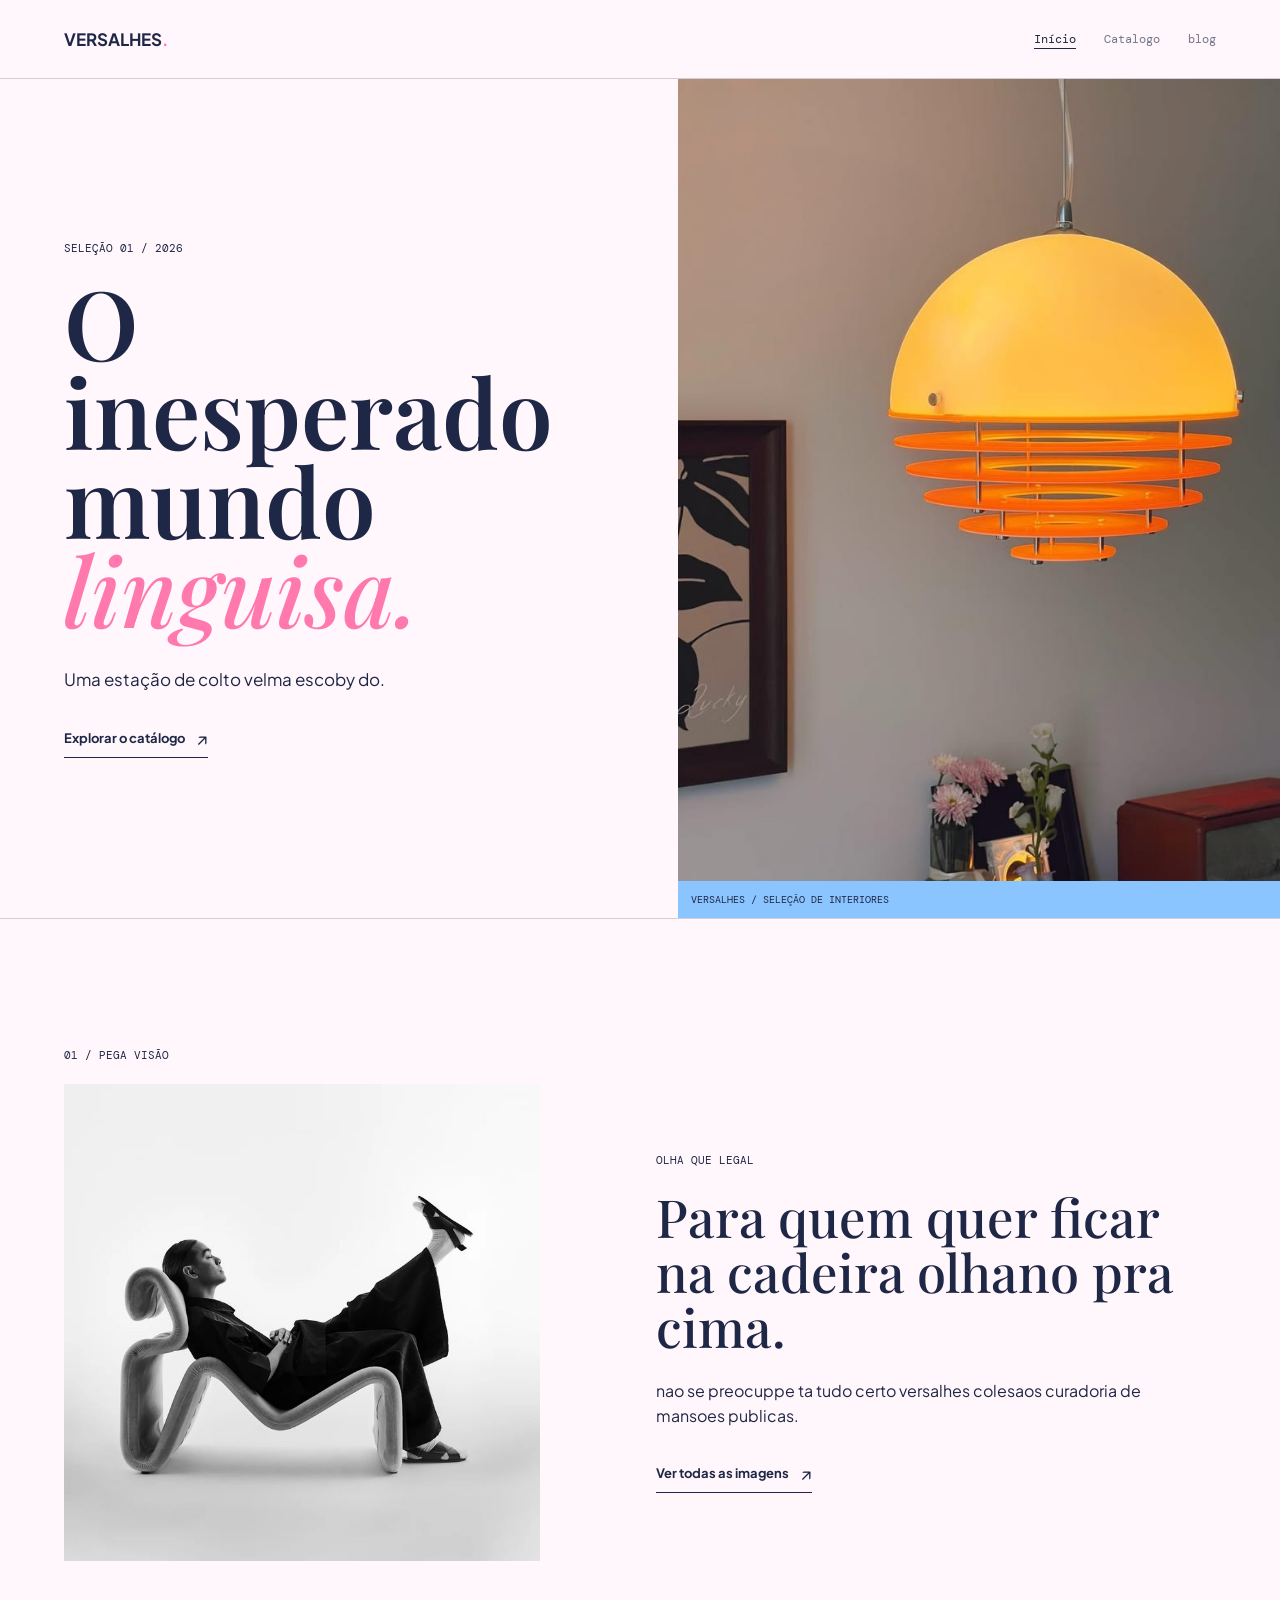
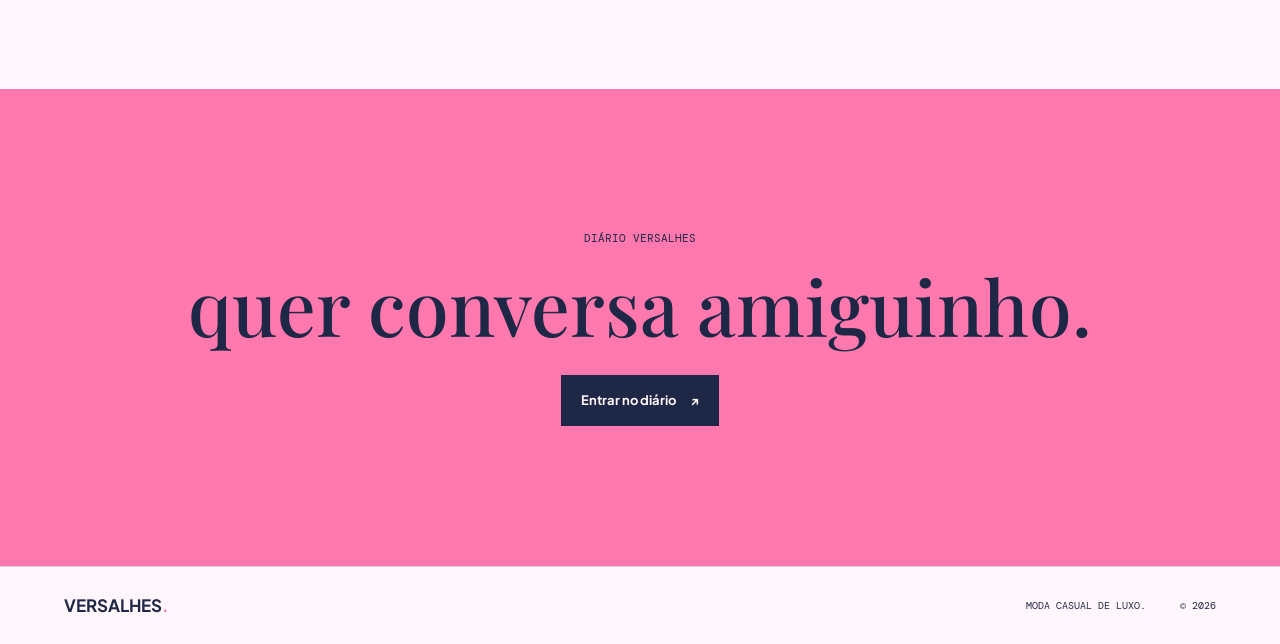
<file: index.html>
<!DOCTYPE html>
<html lang="pt-BR">
<head>
    <meta charset="UTF-8">
    <meta name="viewport" content="width=device-width, initial-scale=1.0">
    <meta name="description" content="Versalhes: curadoria de imagens, objetos e interiores com personalidade.">
    <title>Versalhes | Curadoria visual</title>
    <link rel="preconnect" href="https://fonts.googleapis.com">
    <link rel="preconnect" href="https://fonts.gstatic.com" crossorigin>
    <link href="https://fonts.googleapis.com/css2?family=DM+Mono:wght@400;500&family=Playfair+Display:ital,wght@0,500;0,600;0,700;1,500&family=Plus+Jakarta+Sans:wght@400;500;600;700&display=swap" rel="stylesheet">
    <link rel="stylesheet" href="style.css">
</head>
<body>
    <header class="site-header">
        <a class="brand" href="index.html" aria-label="Versalhes, página inicial">VERSALHES<span>.</span></a>
        <nav aria-label="Navegação principal">
            <a class="active" href="index.html">Início</a>
            <a href="imagens.html">Catalogo</a>
            <a href="blog.html">blog</a>
        </nav>
    </header>

    <main>
        <section class="hero">
            <div class="hero-copy">
                <p class="eyebrow">Seleção 01 / 2026</p>
                <h1>O inesperado<br>mundo <em>linguisa.</em></h1>
                <p class="intro">Uma estação de colto velma escoby do.</p>
                <a class="text-link" href="imagens.html">Explorar o catálogo <span aria-hidden="true">↗</span></a>
            </div>
            <figure class="hero-image">
                <img src="imgs\1132655375050023724.jpg" alt="Ambiente da seleção Versalhes">
                <figcaption>Versalhes / Seleção de interiores</figcaption>
            </figure>
        </section>

        <section class="feature-section" aria-labelledby="manifesto-title">
            <div class="section-label">01 / pega visão</div>
            <div class="feature-grid">
                <figure class="square-image"><img src="imgs/284993482665241405.jpg" alt="Objeto decorativo em um ambiente colorido"></figure>
                <div class="feature-copy">
                    <p class="eyebrow">olha que legal</p>
                    <h2 id="manifesto-title">Para quem quer ficar na cadeira olhano pra cima.</h2>
                    <p>nao se preocuppe ta tudo certo versalhes colesaos curadoria de mansoes publicas.</p>
                    <a class="text-link" href="imagens.html">Ver todas as imagens <span aria-hidden="true">↗</span></a>
                </div>
            </div>
        </section>

        <section class="journal-callout">
            <p class="eyebrow">Diário Versalhes</p>
            <h2>quer conversa amiguinho.</h2>
            <a class="button" href="blog.html">Entrar no diário <span aria-hidden="true">↗</span></a>
        </section>
    </main>

    <footer class="site-footer">
        <a class="brand" href="index.html">VERSALHES<span>.</span></a>
        <p>moda casual de luxo.</p>
        <p>© 2026</p>
    </footer>
</body>
</html>
</file>
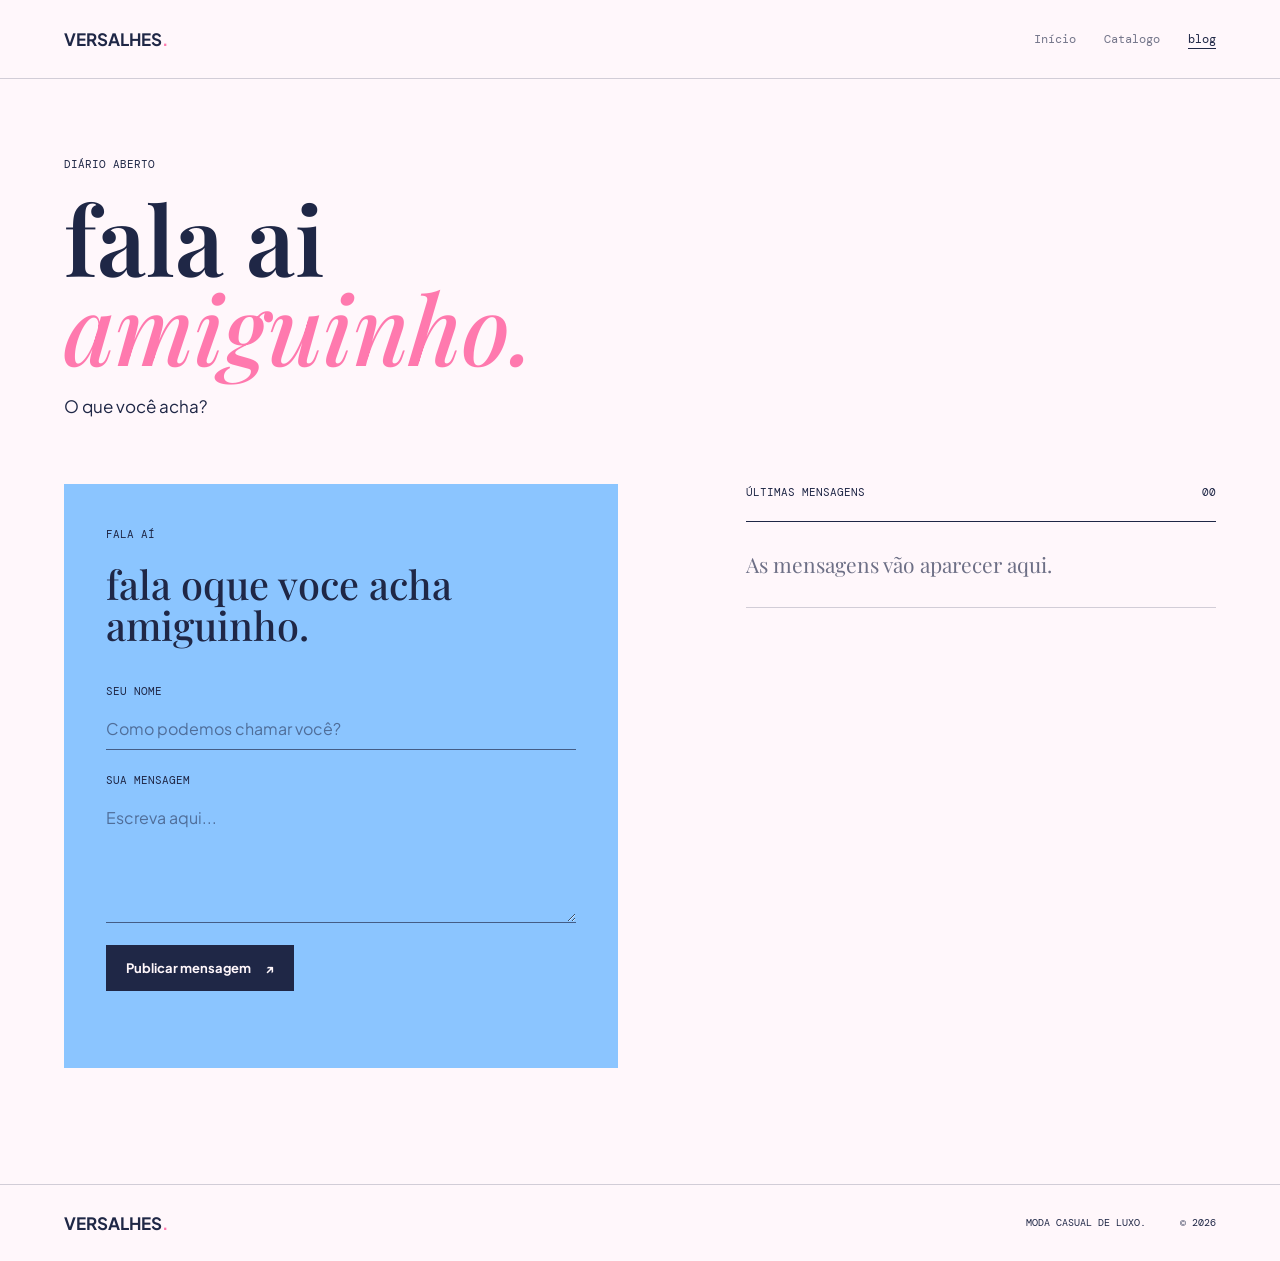
<file: blog.html>
<!DOCTYPE html>
<html lang="pt-BR">
<head>
    <meta charset="UTF-8">
    <meta name="viewport" content="width=device-width, initial-scale=1.0">
    <title>Diário | Versalhes</title>
    <link rel="preconnect" href="https://fonts.googleapis.com">
    <link rel="preconnect" href="https://fonts.gstatic.com" crossorigin>
    <link href="https://fonts.googleapis.com/css2?family=DM+Mono:wght@400;500&family=Playfair+Display:ital,wght@0,500;0,600;0,700;1,500&family=Plus+Jakarta+Sans:wght@400;500;600;700&display=swap" rel="stylesheet">
    <link rel="stylesheet" href="style.css">
</head>
<body>
    <header class="site-header">
        <a class="brand" href="index.html" aria-label="Versalhes, página inicial">VERSALHES<span>.</span></a>
        <nav aria-label="Navegação principal">
            <a href="index.html">Início</a>
            <a href="imagens.html">Catalogo</a>
            <a class="active" href="blog.html">blog</a>
        </nav>
    </header>

    <main class="journal-page">
        <section class="page-heading journal-heading">
            <p class="eyebrow">Diário aberto</p>
            <h1>fala ai<br><em>amiguinho.</em></h1>
            <p>O que você acha?</p>
        </section>

        <div class="journal-layout">
            <section class="message-form-wrap" aria-labelledby="form-title">
                <p class="section-label">fala aí</p>
                <h2 id="form-title">fala oque voce acha amiguinho.</h2>
                <form id="message-form">
                    <label for="name">Seu nome</label>
                    <input id="name" name="name" type="text" autocomplete="name" placeholder="Como podemos chamar você?" required>
                    <label for="message">Sua mensagem</label>
                    <textarea id="message" name="message" rows="5" placeholder="Escreva aqui..." required></textarea>
                    <button type="submit">Publicar mensagem <span aria-hidden="true">↗</span></button>
                    <p class="form-status" id="form-status" aria-live="polite"></p>
                </form>
            </section>

            <section class="message-list-wrap" aria-labelledby="messages-title">
                <div class="message-list-heading">
                    <p class="section-label" id="messages-title">Últimas mensagens</p>
                    <span id="message-count">00</span>
                </div>
                <div id="message-list" class="message-list">
                    <p class="empty-messages" id="empty-messages">As mensagens vão aparecer aqui.</p>
                </div>
            </section>
        </div>
    </main>

    <footer class="site-footer">
        <a class="brand" href="index.html">VERSALHES<span>.</span></a>
        <p>moda casual de luxo.</p>
        <p>© 2026</p>
    </footer>
    <script src="script.js"></script>
</body>
</html>
</file>
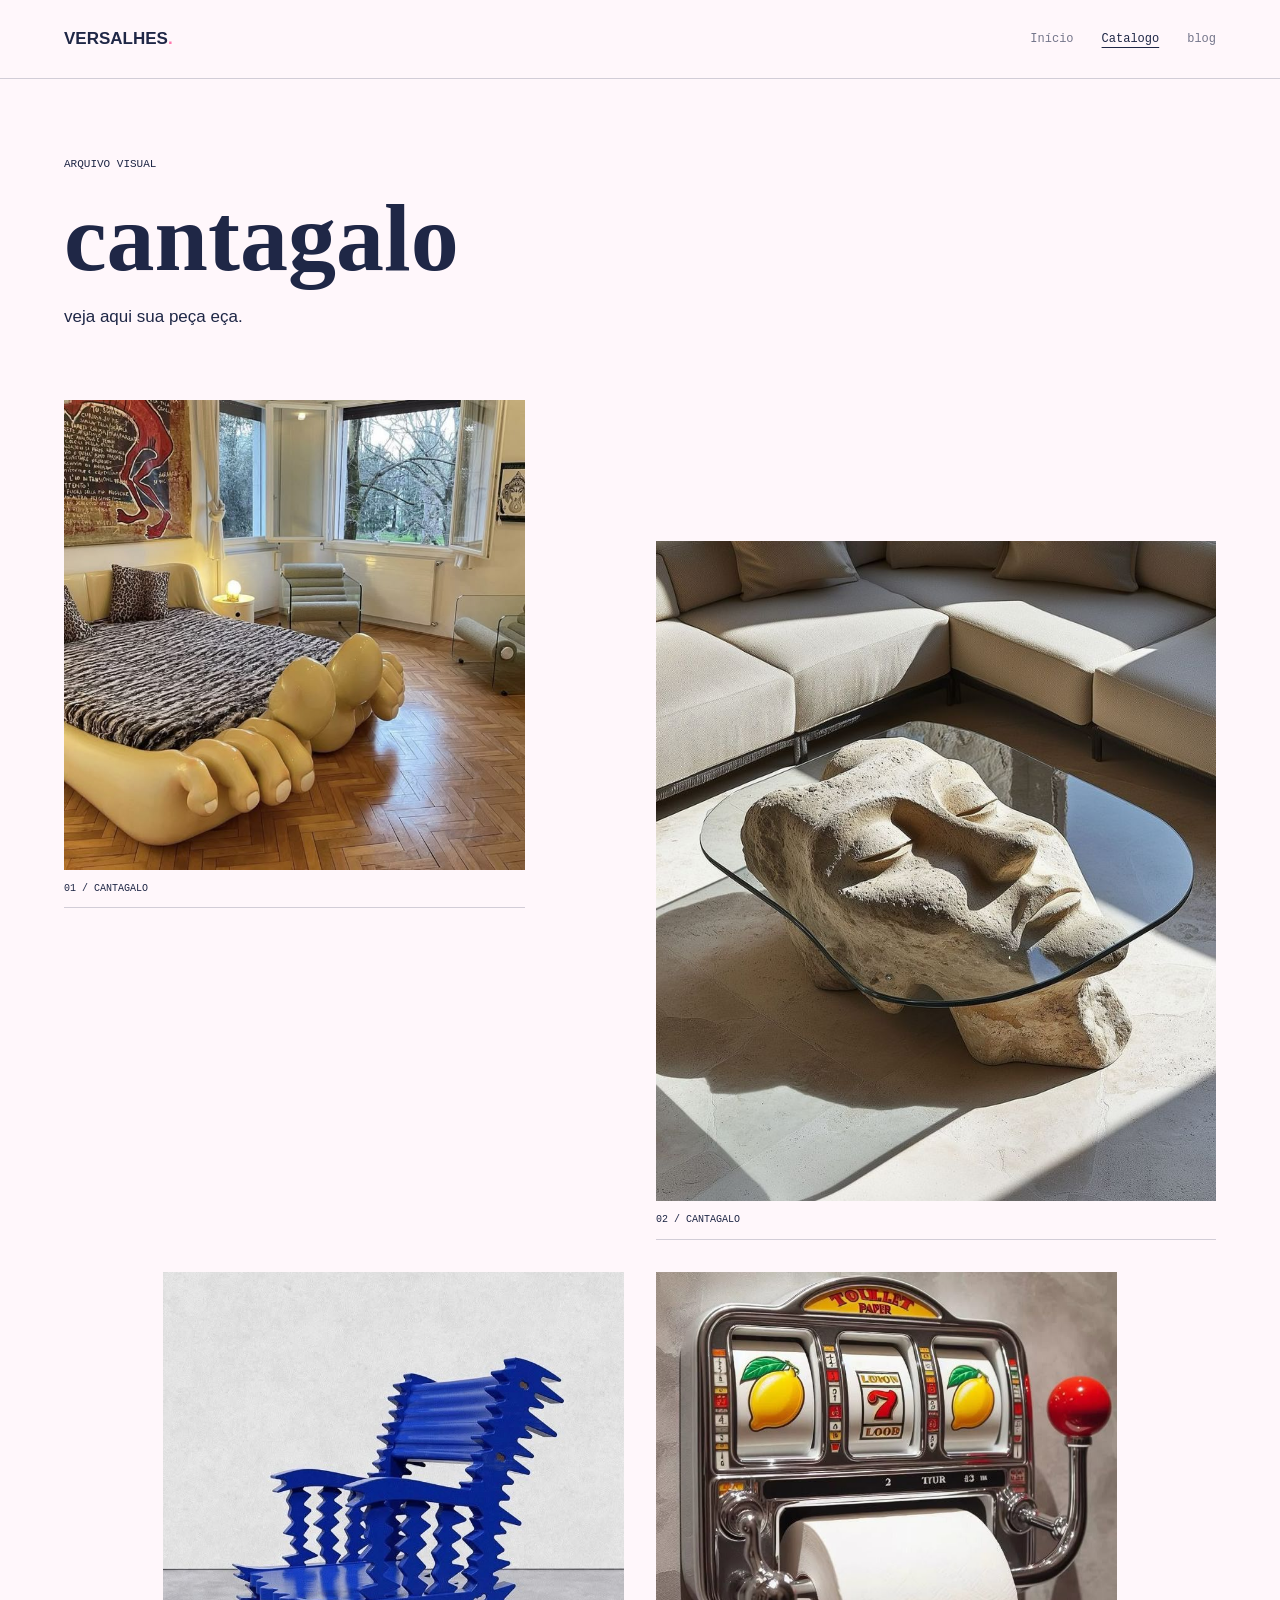
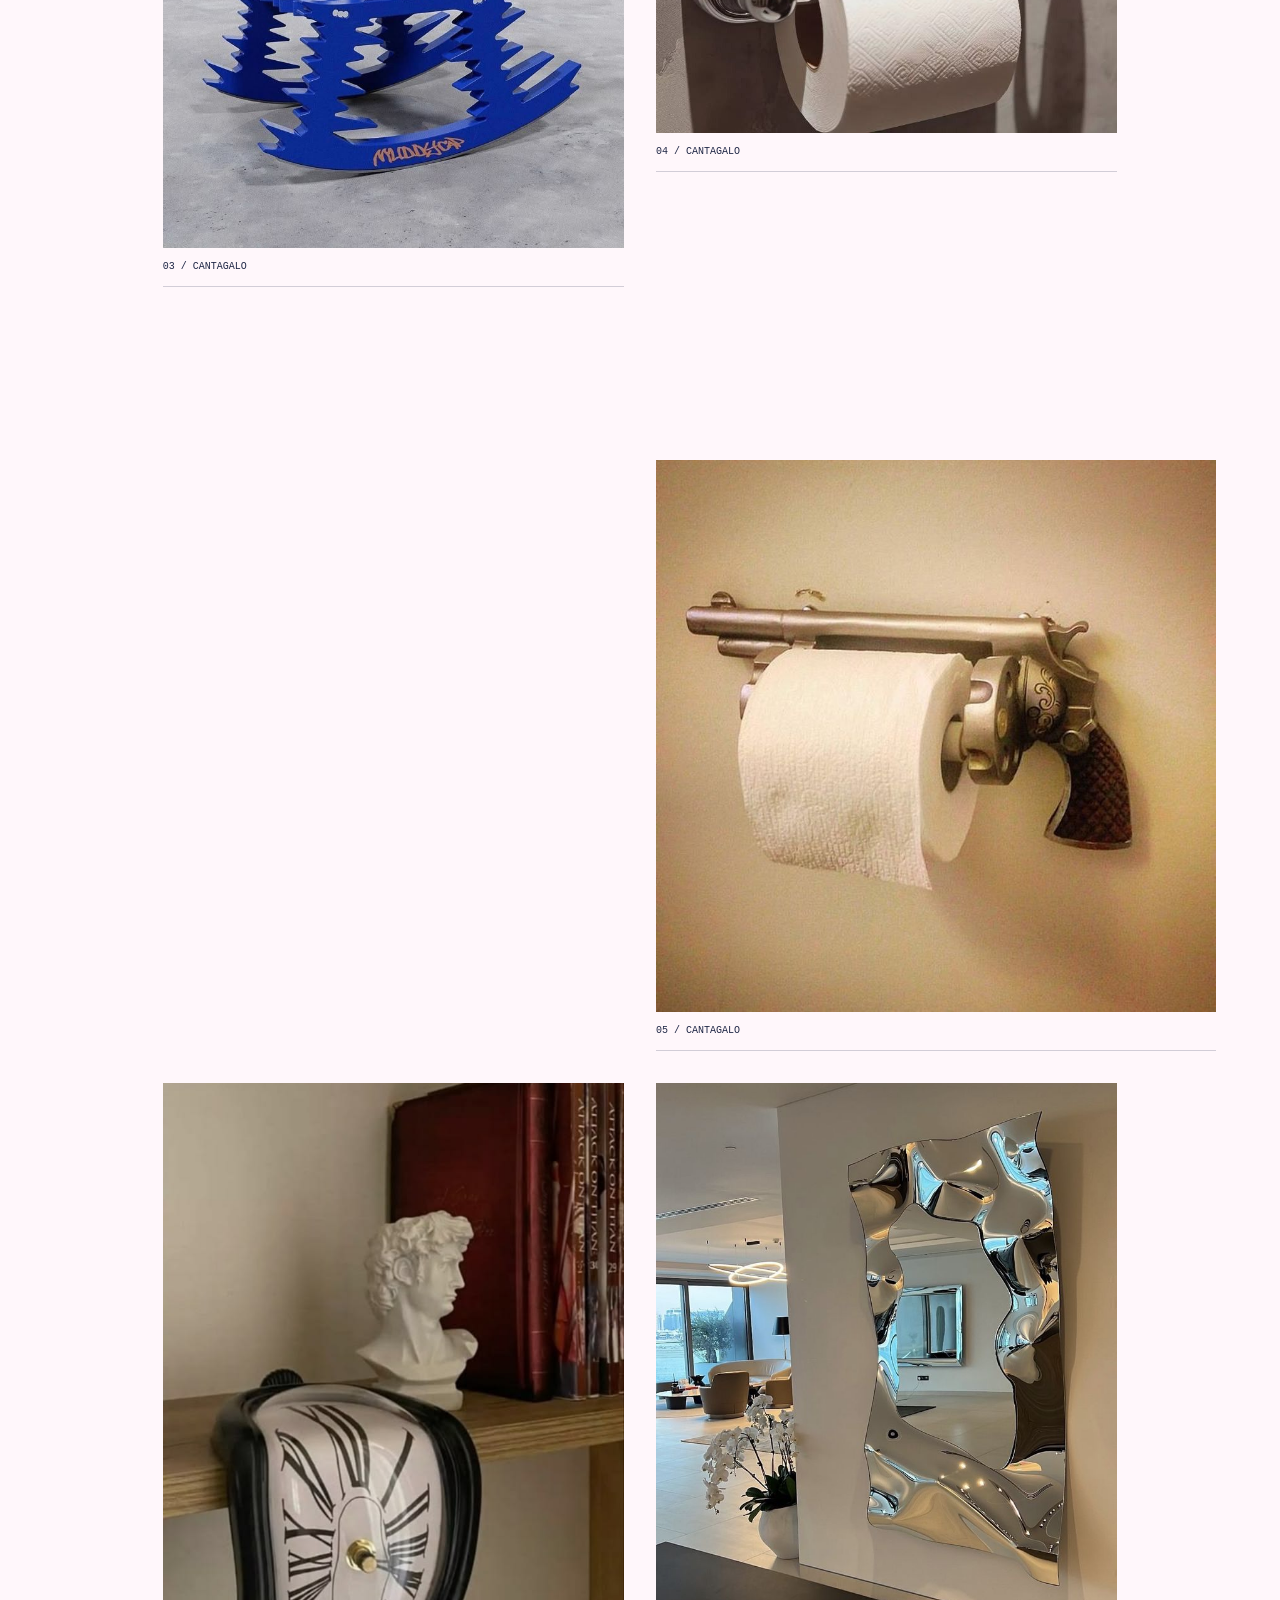
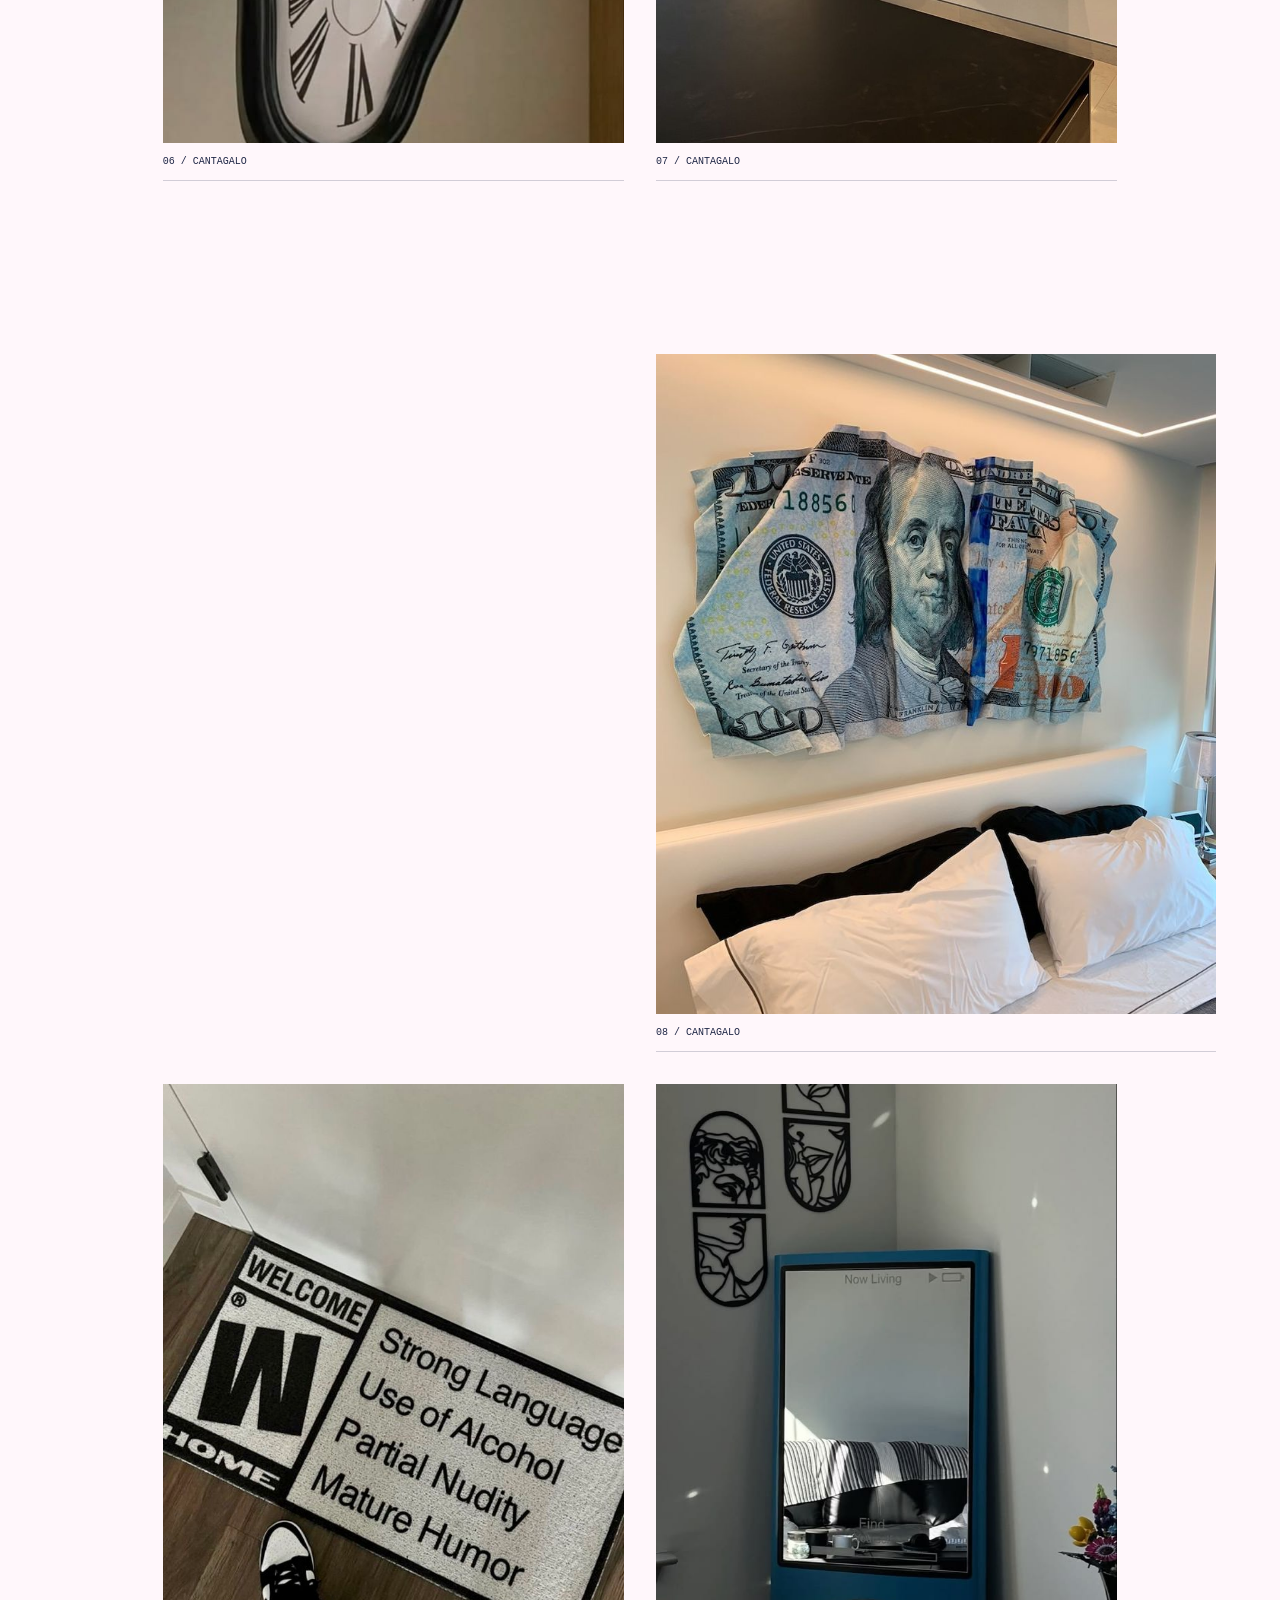
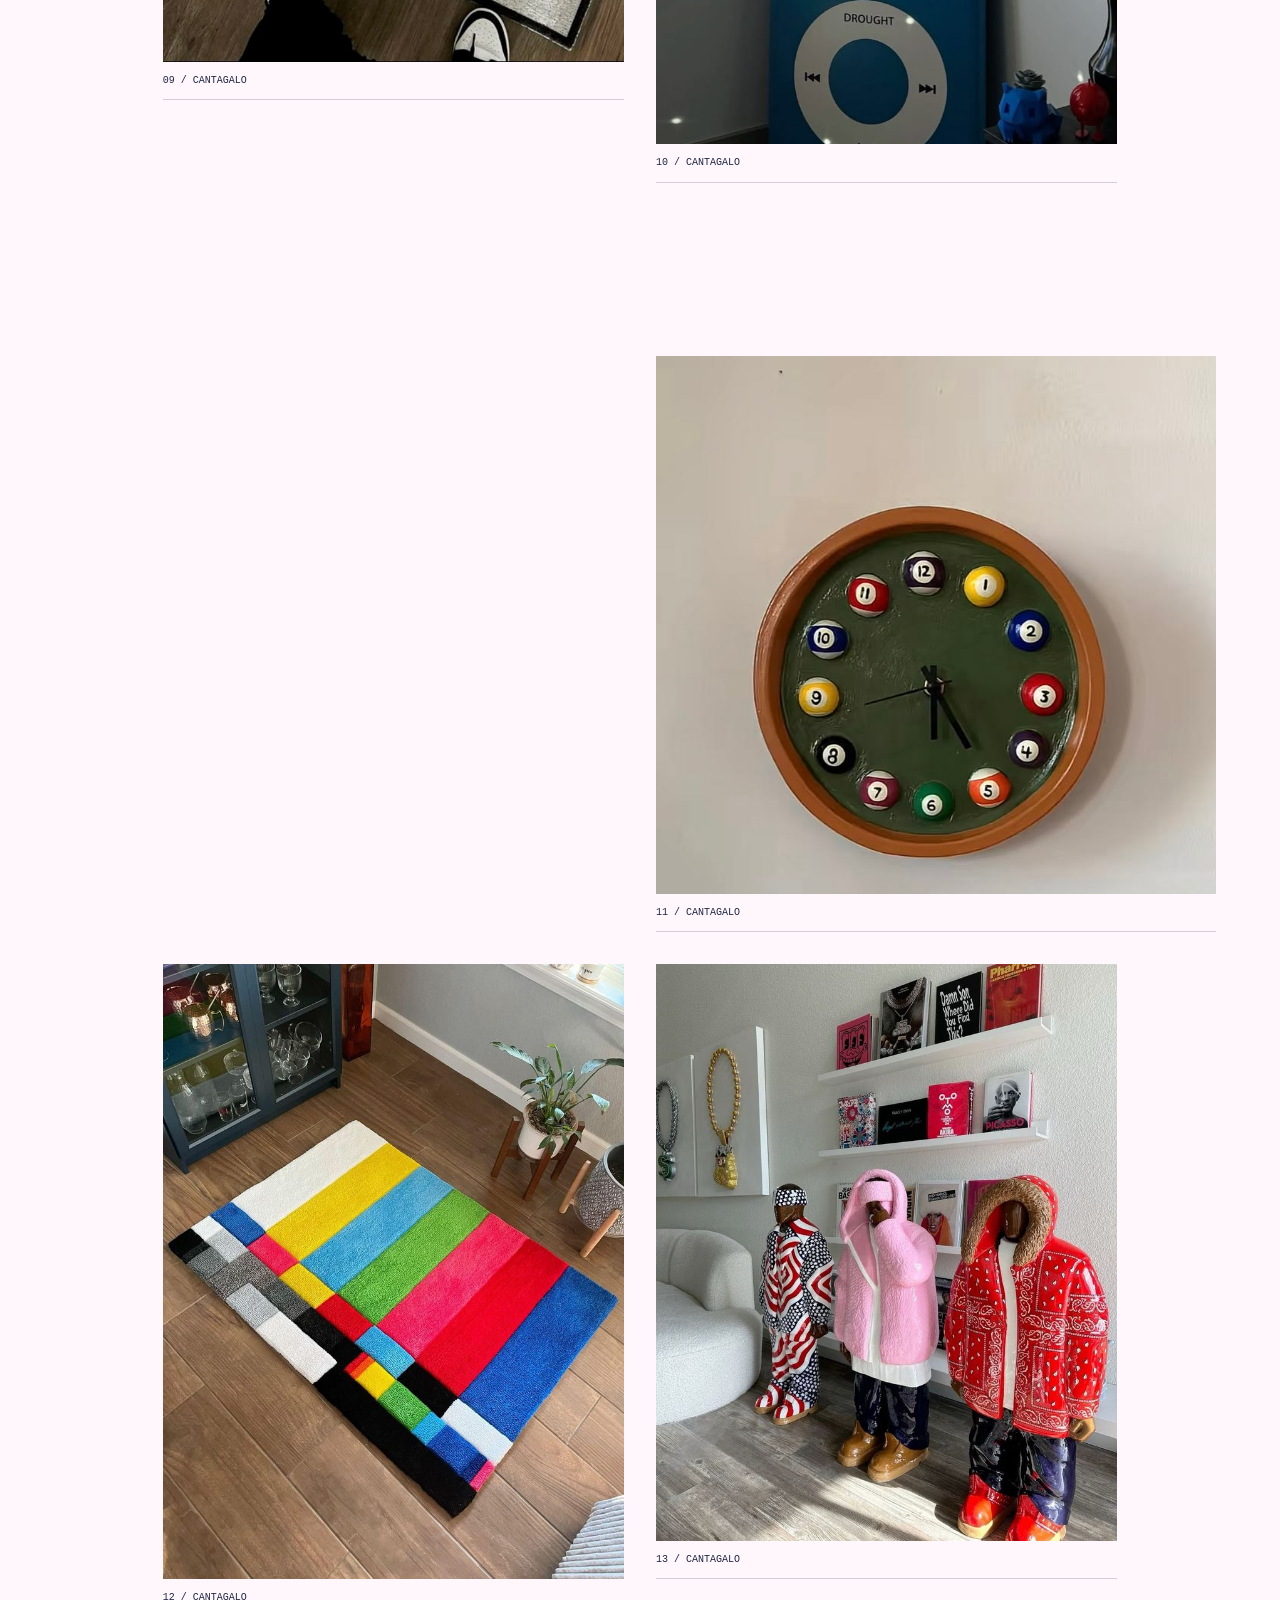
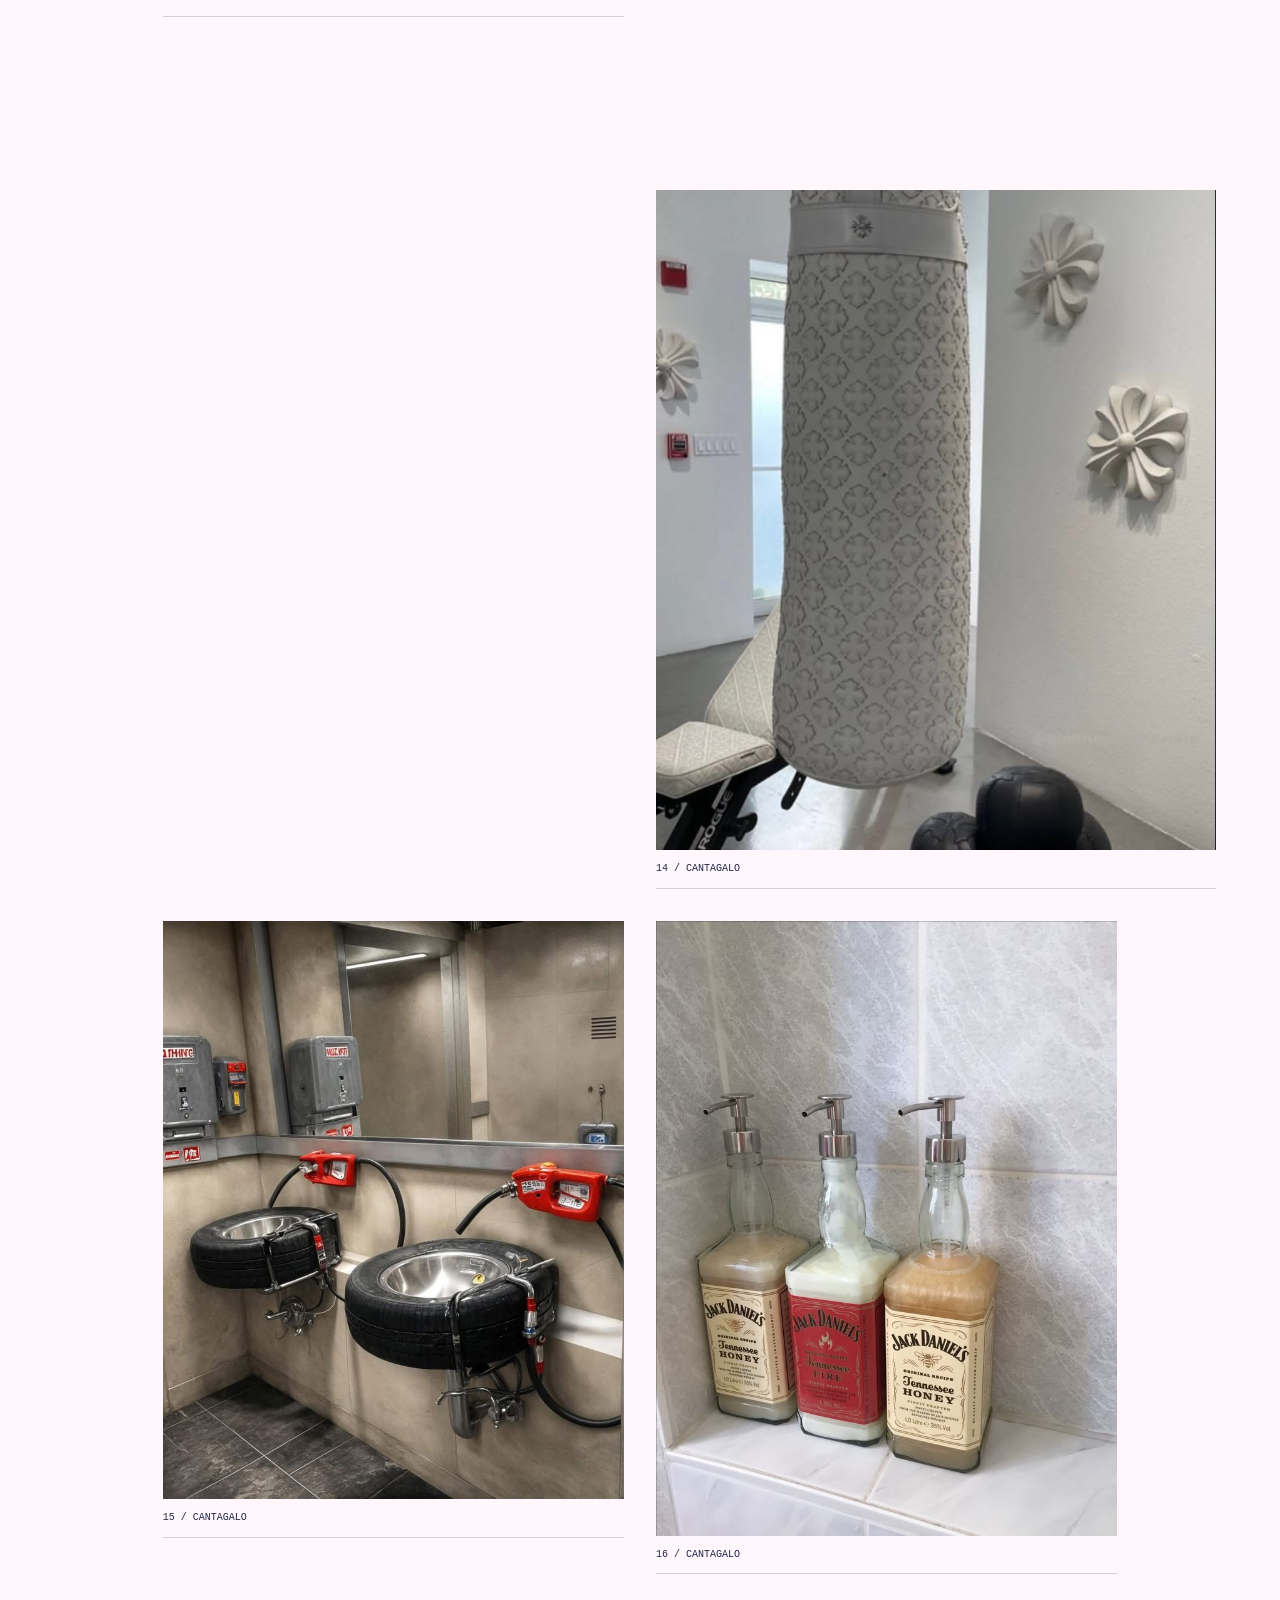
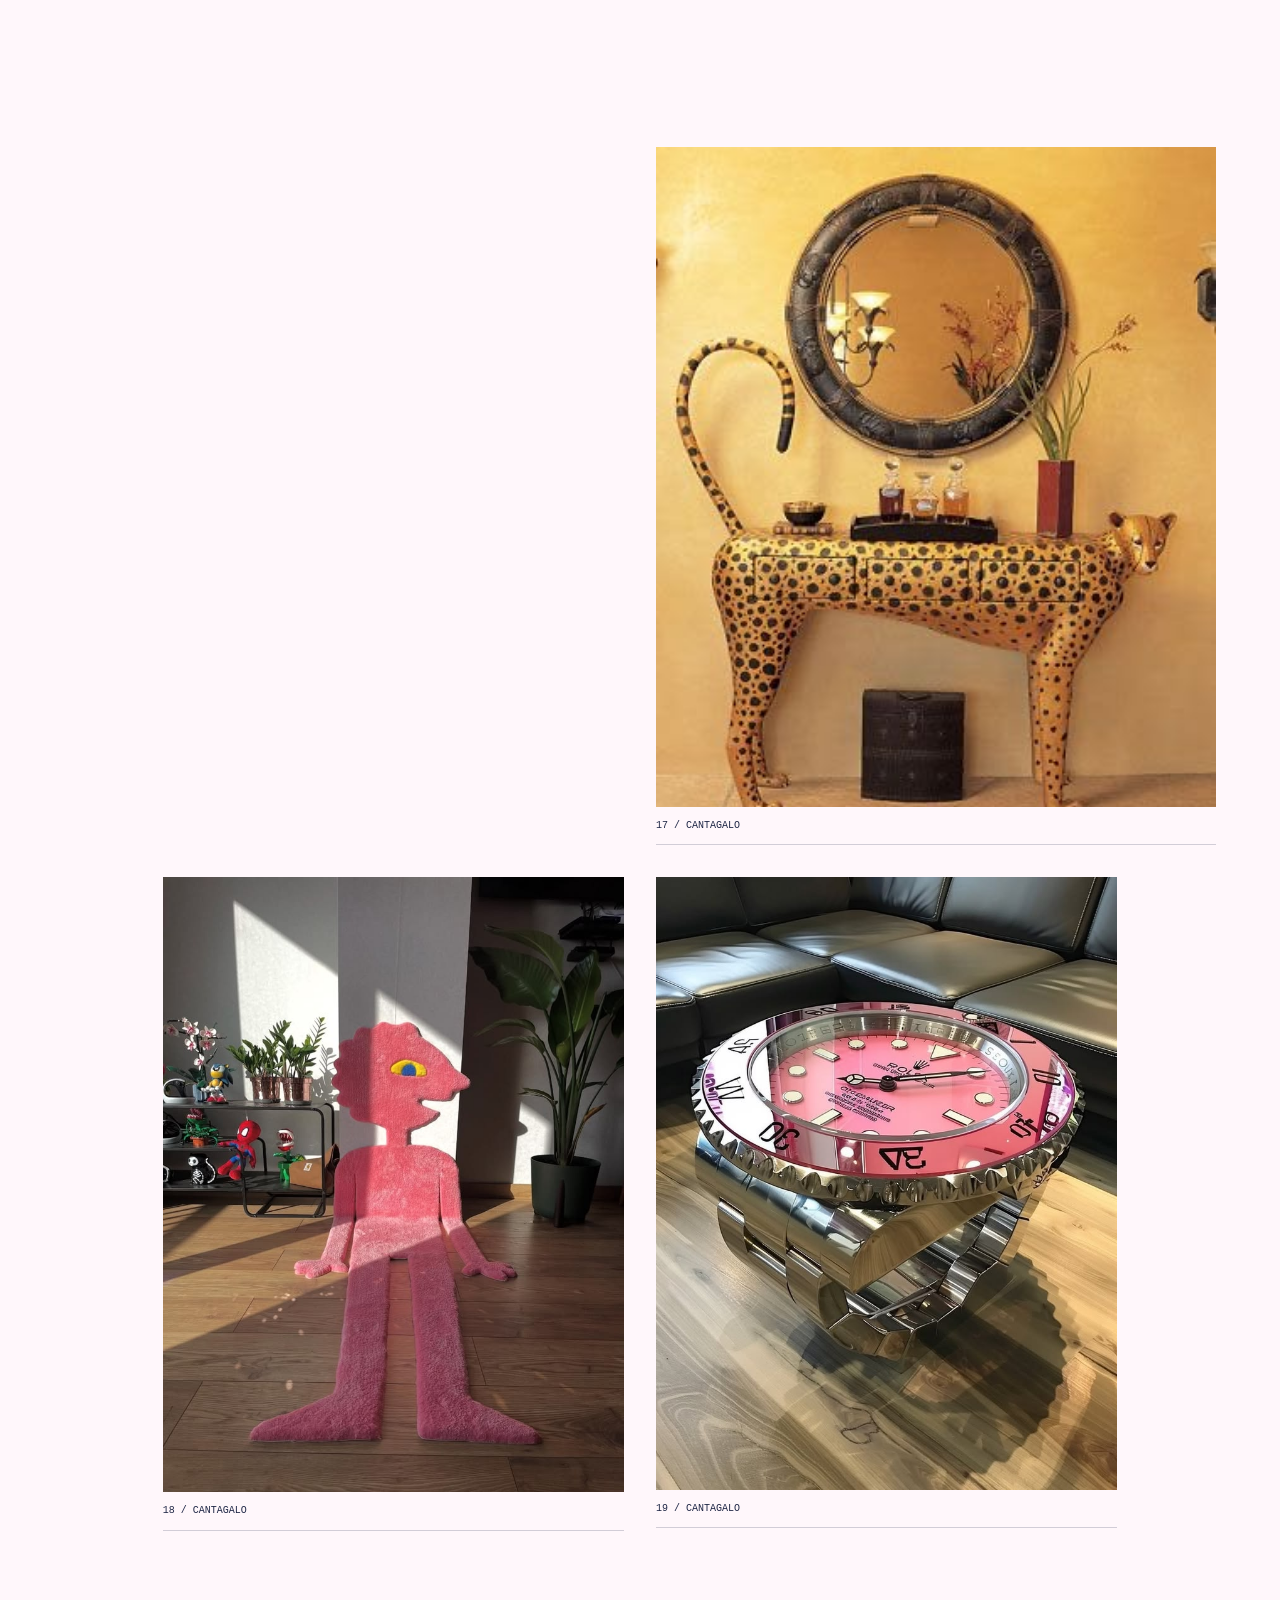
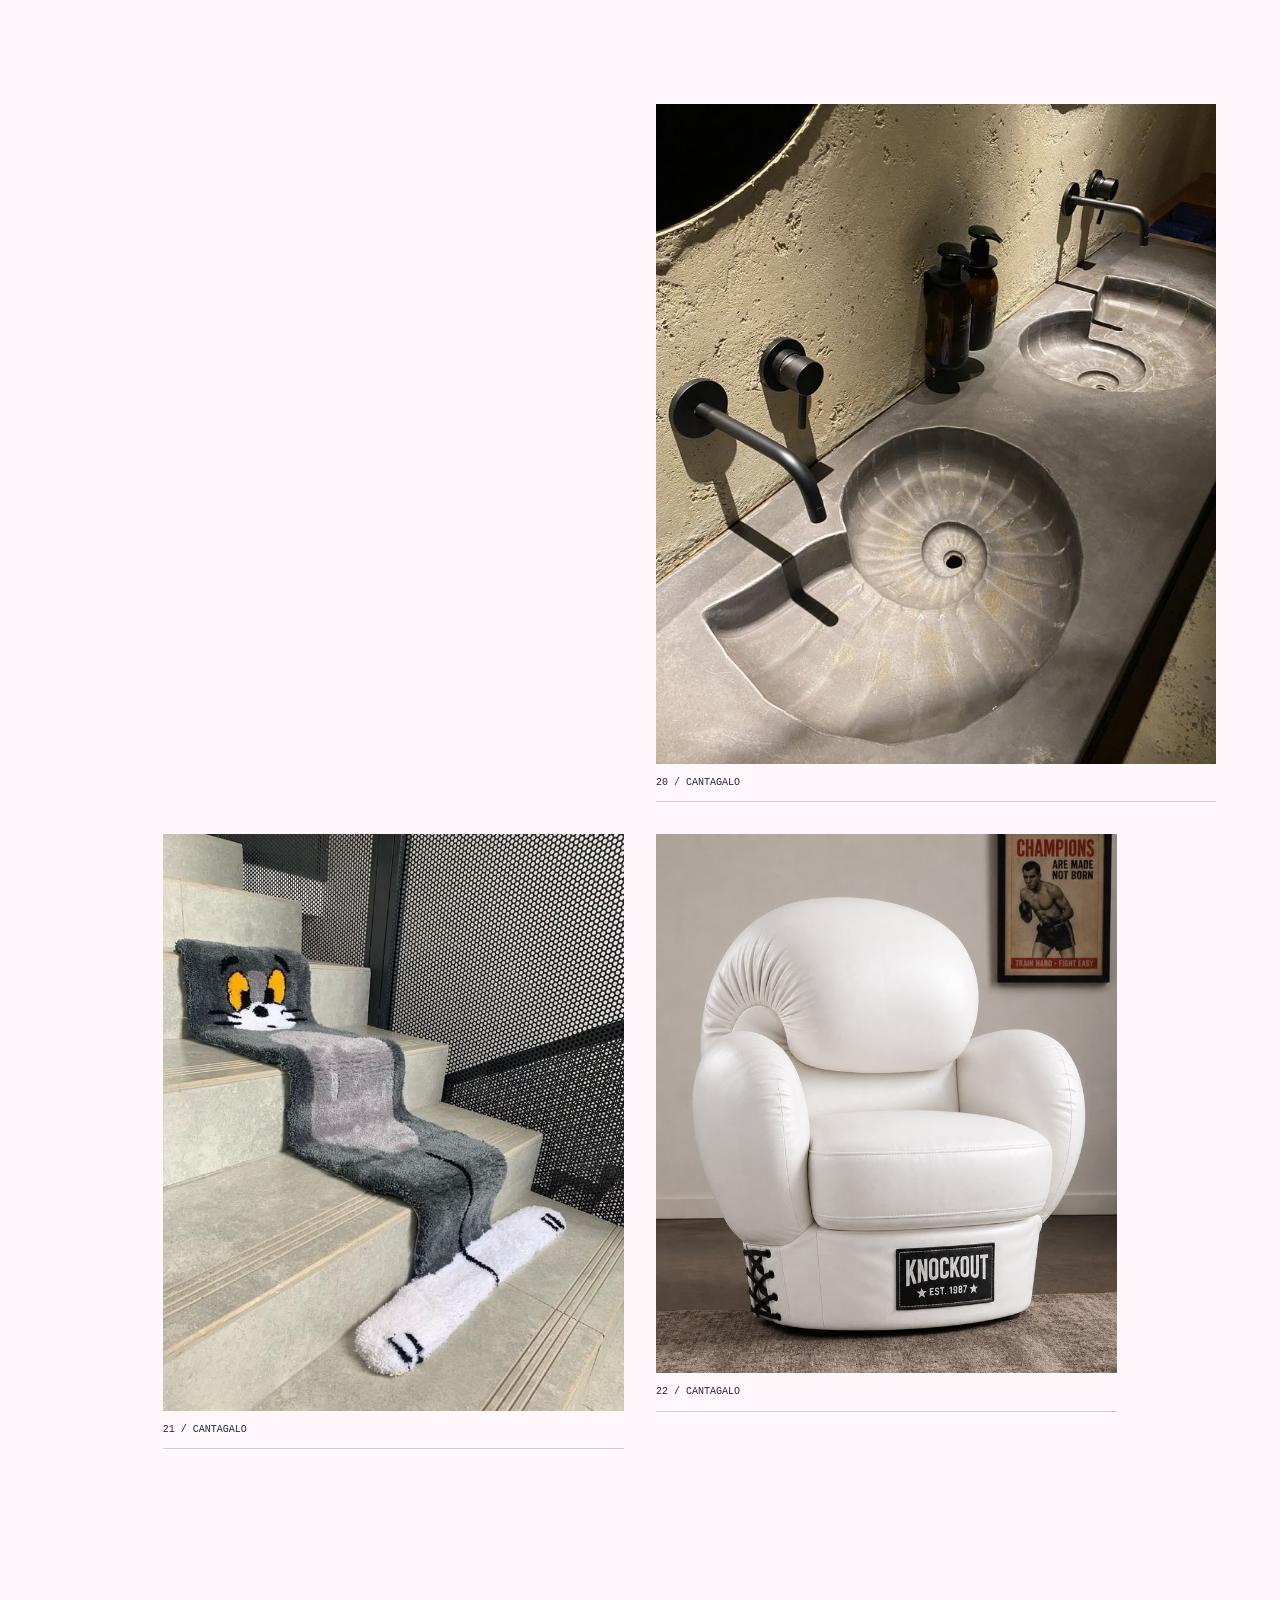
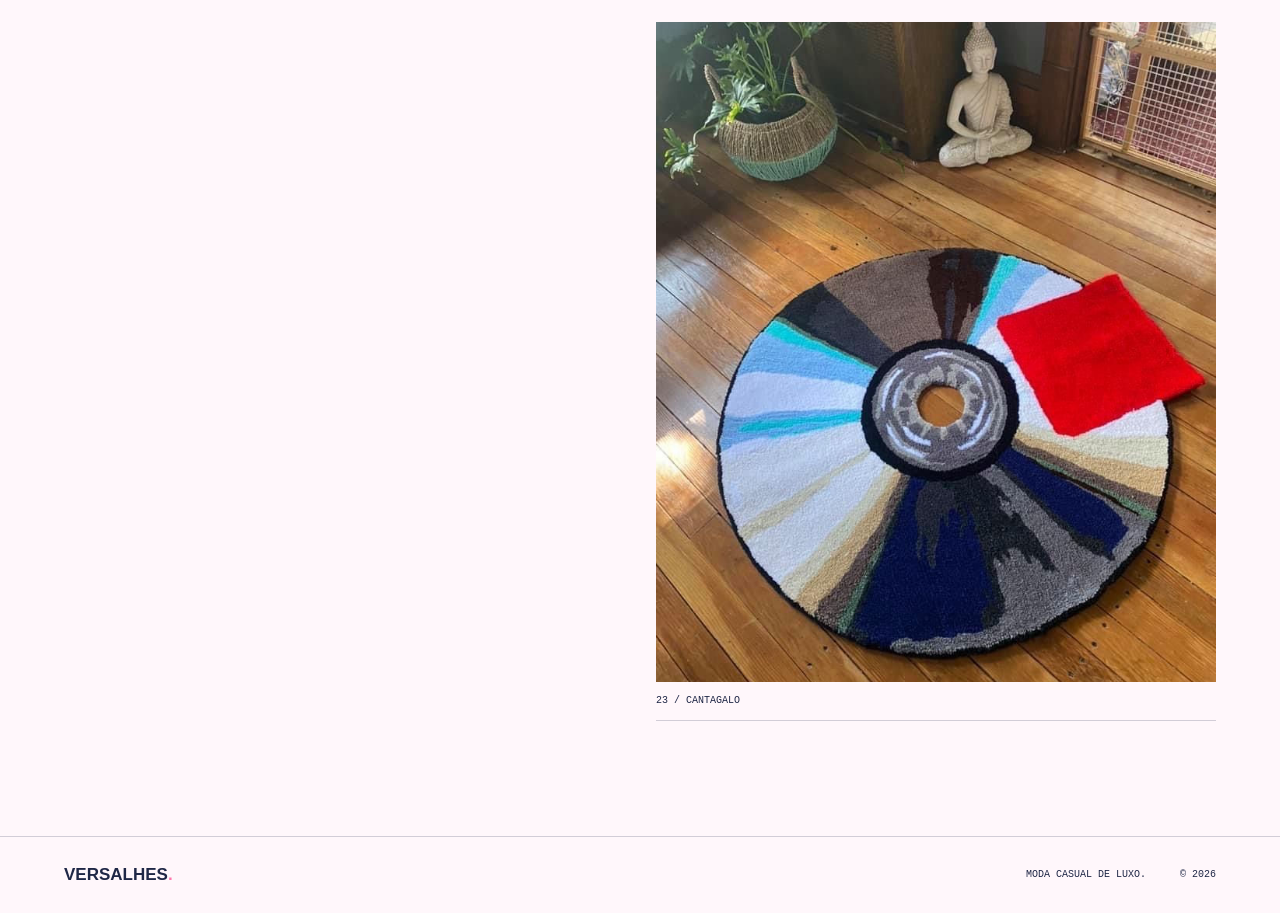
<file: imagens.html>
<!DOCTYPE html>
<html lang="en">
<head>
    <meta charset="UTF-8">
    <meta name="viewport" content="width=device-width, initial-scale=1.0">
    <title>Versalhes</title>
    <link rel="stylesheet" href="style.css">
</head>
<body>
    <header class="site-header">
        <a class="brand" href="index.html" aria-label="Versalhes, página inicial">VERSALHES<span>.</span></a>
        <nav aria-label="Navegação principal">
            <a href="index.html">Início</a>
            <a class="active" href="imagens.html">Catalogo</a>
            <a href="blog.html">blog</a>
        </nav>
    </header>

    <main class="catalog-page">
        <section class="page-heading">
            <p class="eyebrow">Arquivo visual</p>
            <h1>cantagalo</h1>
            <p>veja aqui sua peça eça.</p>
        </section>

        <section class="gallery" aria-label="Galeria de imagens">
            <figure class="gallery-item"><img src="imgs/1028228158650142515.jpg" alt="Imagem 01 da galeria Cantagalo"><figcaption>01 / cantagalo</figcaption></figure>
            <figure class="gallery-item"><img src="imgs/1120129738599600483.jpg" alt="Imagem 02 da galeria Cantagalo"><figcaption>02 / cantagalo</figcaption></figure>
            <figure class="gallery-item"><img src="imgs/baixados%20(1).jpg" alt="Imagem 03 da galeria Cantagalo"><figcaption>03 / cantagalo</figcaption></figure>
            <figure class="gallery-item"><img src="imgs/baixados%20(10).jpg" alt="Imagem 04 da galeria Cantagalo"><figcaption>04 / cantagalo</figcaption></figure>
            <figure class="gallery-item"><img src="imgs/baixados%20(11).jpg" alt="Imagem 05 da galeria Cantagalo"><figcaption>05 / cantagalo</figcaption></figure>
            <figure class="gallery-item"><img src="imgs/baixados%20(12).jpg" alt="Imagem 06 da galeria Cantagalo"><figcaption>06 / cantagalo</figcaption></figure>
            <figure class="gallery-item"><img src="imgs/baixados%20(14).jpg" alt="Imagem 07 da galeria Cantagalo"><figcaption>07 / cantagalo</figcaption></figure>
            <figure class="gallery-item"><img src="imgs/baixados%20(15).jpg" alt="Imagem 08 da galeria Cantagalo"><figcaption>08 / cantagalo</figcaption></figure>
            <figure class="gallery-item"><img src="imgs/baixados%20(16).jpg" alt="Imagem 09 da galeria Cantagalo"><figcaption>09 / cantagalo</figcaption></figure>
            <figure class="gallery-item"><img src="imgs/baixados%20(17).jpg" alt="Imagem 10 da galeria Cantagalo"><figcaption>10 / cantagalo</figcaption></figure>
            <figure class="gallery-item"><img src="imgs/baixados%20(18).jpg" alt="Imagem 11 da galeria Cantagalo"><figcaption>11 / cantagalo</figcaption></figure>
            <figure class="gallery-item"><img src="imgs/baixados%20(19).jpg" alt="Imagem 12 da galeria Cantagalo"><figcaption>12 / cantagalo</figcaption></figure>
            <figure class="gallery-item"><img src="imgs/baixados%20(2).jpg" alt="Imagem 13 da galeria Cantagalo"><figcaption>13 / cantagalo</figcaption></figure>
            <figure class="gallery-item"><img src="imgs/baixados%20(3).jpg" alt="Imagem 14 da galeria Cantagalo"><figcaption>14 / cantagalo</figcaption></figure>
            <figure class="gallery-item"><img src="imgs/baixados%20(5).jpg" alt="Imagem 15 da galeria Cantagalo"><figcaption>15 / cantagalo</figcaption></figure>
            <figure class="gallery-item"><img src="imgs/baixados%20(6).jpg" alt="Imagem 16 da galeria Cantagalo"><figcaption>16 / cantagalo</figcaption></figure>
            <figure class="gallery-item"><img src="imgs/baixados%20(7).jpg" alt="Imagem 17 da galeria Cantagalo"><figcaption>17 / cantagalo</figcaption></figure>
            <figure class="gallery-item"><img src="imgs/baixados%20(8).jpg" alt="Imagem 18 da galeria Cantagalo"><figcaption>18 / cantagalo</figcaption></figure>
            <figure class="gallery-item"><img src="imgs/baixados%20(9).jpg" alt="Imagem 19 da galeria Cantagalo"><figcaption>19 / cantagalo</figcaption></figure>
            <figure class="gallery-item"><img src="imgs/Bathroom%20aesthetic.jpg" alt="Imagem 20 da galeria Cantagalo"><figcaption>20 / cantagalo</figcaption></figure>
            <figure class="gallery-item"><img src="imgs/rugs✨.jpg" alt="Imagem 21 da galeria Cantagalo"><figcaption>21 / cantagalo</figcaption></figure>
            <figure class="gallery-item"><img src="imgs/The%20Uppercut%20Chair.jpg" alt="Imagem 22 da galeria Cantagalo"><figcaption>22 / cantagalo</figcaption></figure>
            <figure class="gallery-item"><img src="imgs/yeezus%20Carpet.jpg" alt="Imagem 23 da galeria Cantagalo"><figcaption>23 / cantagalo</figcaption></figure>
        </section>
    </main>

    <footer class="site-footer">
        <a class="brand" href="index.html">VERSALHES<span>.</span></a>
        <p>moda casual de luxo.</p>
        <p>© 2026</p>
    </footer>
</body>
</html>
</body>
</html>
</file>
<file: style.css>
:root {
    --ink: #1f2746;
    --paper: #fff7fb;
    --blue: #8bc5ff;
    --pink: #ff79ae;
    --line: rgba(31, 39, 70, 0.2);
    --serif: "Playfair Display", Georgia, serif;
    --sans: "Plus Jakarta Sans", Arial, sans-serif;
    --mono: "DM Mono", monospace;
}

* { box-sizing: border-box; }
html { scroll-behavior: smooth; }
body { margin: 0; background: var(--paper); color: var(--ink); font-family: var(--sans); font-size: 16px; line-height: 1.55; }
img { display: block; max-width: 100%; }
a { color: inherit; }

.site-header { display: flex; align-items: center; justify-content: space-between; min-height: 79px; padding: 0 5vw; border-bottom: 1px solid var(--line); }
.brand { color: var(--ink); font-family: var(--sans); font-size: 17px; font-weight: 700; letter-spacing: 0; text-decoration: none; }
.brand span { color: var(--pink); }
nav { display: flex; gap: 28px; }
nav a { color: rgba(31, 39, 70, 0.62); font-family: var(--mono); font-size: 12px; text-decoration: none; }
nav a:hover, nav a.active { color: var(--ink); text-decoration: underline; text-underline-offset: 5px; }

.hero { display: grid; grid-template-columns: 1.06fr 0.94fr; min-height: calc(100vh - 79px); }
.hero-copy { align-self: center; padding: 8vw 5vw; }
.eyebrow, .section-label { margin: 0 0 20px; font-family: var(--mono); font-size: 11px; letter-spacing: 0; text-transform: uppercase; }
.hero h1, .page-heading h1 { max-width: 700px; margin: 0; font-family: var(--serif); font-size: clamp(54px, 7.5vw, 112px); font-weight: 600; letter-spacing: 0; line-height: 0.93; }
h1 em, h2 em { color: var(--pink); font-weight: 500; }
.intro { max-width: 400px; margin: 32px 0; font-size: 17px; }
.text-link { display: inline-flex; gap: 12px; align-items: center; border-bottom: 1px solid var(--ink); font-size: 13px; font-weight: 700; padding-bottom: 5px; text-decoration: none; }
.text-link span { font-size: 18px; font-weight: 400; }
.hero-image { display: flex; flex-direction: column; margin: 0; min-height: 420px; background: var(--blue); }
.hero-image img { flex: 1; height: calc(100% - 42px); object-fit: cover; }
figcaption { padding: 11px 13px; font-family: var(--mono); font-size: 10px; text-transform: uppercase; }

.feature-section { padding: 10vw 5vw; border-top: 1px solid var(--line); }
.feature-grid { display: grid; grid-template-columns: minmax(250px, 0.85fr) minmax(300px, 1fr); gap: clamp(42px, 9vw, 150px); align-items: center; max-width: 1160px; margin: 0 auto; }
.square-image { margin: 0; aspect-ratio: 1; overflow: hidden; }
.square-image img { height: 100%; width: 100%; object-fit: cover; }
.feature-copy h2, .message-form-wrap h2 { max-width: 620px; margin: 0; font-family: var(--serif); font-size: clamp(34px, 4.1vw, 58px); font-weight: 500; letter-spacing: 0; line-height: 1.04; }
.feature-copy > p:not(.eyebrow) { max-width: 520px; margin: 26px 0 30px; }
.journal-callout { padding: clamp(72px, 11vw, 150px) 5vw; background: var(--pink); text-align: center; }
.journal-callout h2 { margin: 0 auto 32px; font-family: var(--serif); font-size: clamp(44px, 6vw, 86px); font-weight: 500; letter-spacing: 0; line-height: 1; }
.button, button { display: inline-flex; align-items: center; gap: 14px; justify-content: center; border: 1px solid var(--ink); border-radius: 0; background: var(--ink); color: var(--paper); cursor: pointer; font-family: var(--sans); font-size: 13px; font-weight: 700; padding: 14px 19px; text-decoration: none; transition: background 160ms ease, color 160ms ease, transform 160ms ease; }
.button:hover, button:hover { background: var(--blue); color: var(--ink); transform: translateY(-2px); }
.site-footer { display: grid; grid-template-columns: 1fr auto auto; gap: 34px; align-items: center; padding: 25px 5vw; border-top: 1px solid var(--line); }
.site-footer p { margin: 0; font-family: var(--mono); font-size: 10px; text-transform: uppercase; }

.catalog-page, .journal-page { padding: 6vw 5vw 9vw; }
.page-heading { max-width: 700px; margin-bottom: 70px; }
.page-heading > p:last-child { margin: 22px 0 0; font-size: 17px; }
.gallery { display: grid; grid-template-columns: repeat(12, 1fr); gap: clamp(16px, 2.5vw, 34px); max-width: 1280px; margin: 0 auto; }
.gallery-item { grid-column: span 5; margin: 0; align-self: start; overflow: hidden; }
.gallery-item:nth-child(3n + 2) { grid-column: 7 / span 6; margin-top: 11vw; }
.gallery-item:nth-child(3n) { grid-column: 2 / span 5; }
.gallery-item img { width: 100%; max-height: 660px; object-fit: cover; transition: transform 300ms ease; }
.gallery-item:hover img { transform: scale(1.025); }
.gallery-item figcaption { border-bottom: 1px solid var(--line); padding-left: 0; }

.journal-heading { margin-bottom: 64px; }
.journal-layout { display: grid; grid-template-columns: minmax(300px, 1fr) minmax(300px, 0.85fr); gap: clamp(48px, 10vw, 150px); max-width: 1180px; margin: 0 auto; }
.message-form-wrap { padding: 42px; background: var(--blue); }
.message-form-wrap h2 { font-size: clamp(30px, 3.1vw, 45px); }
form { display: grid; margin-top: 38px; }
label { margin: 0 0 8px; font-family: var(--mono); font-size: 11px; text-transform: uppercase; }
input, textarea { width: 100%; margin: 0 0 22px; border: 0; border-bottom: 1px solid rgba(31, 39, 70, 0.65); border-radius: 0; outline: 0; background: transparent; color: var(--ink); font: 16px var(--sans); padding: 10px 0; resize: vertical; }
input:focus, textarea:focus { border-color: var(--pink); }
input::placeholder, textarea::placeholder { color: rgba(31, 39, 70, 0.55); }
form button { justify-self: start; }
.form-status { min-height: 22px; margin: 13px 0 0; font-size: 13px; }
.message-list-heading { display: flex; justify-content: space-between; border-bottom: 1px solid var(--ink); }
.message-list-heading span { font-family: var(--mono); font-size: 11px; }
.empty-messages { margin: 0; padding: 29px 0; border-bottom: 1px solid var(--line); color: rgba(31, 39, 70, 0.65); font-family: var(--serif); font-size: 21px; line-height: 1.3; }
.message-card { margin: 0; padding: 29px 0; border-bottom: 1px solid var(--line); }
.message-card p { margin: 0; font-family: var(--serif); font-size: 24px; line-height: 1.25; }
.message-card footer { display: flex; justify-content: space-between; margin-top: 22px; font-family: var(--mono); font-size: 10px; text-transform: uppercase; }

@media (max-width: 720px) {
    .site-header { min-height: 68px; padding: 0 20px; }
    .brand { font-size: 15px; }
    nav { gap: 15px; }
    nav a { font-size: 10px; }
    .hero { grid-template-columns: 1fr; }
    .hero-copy { padding: 78px 20px 56px; }
    .intro { font-size: 15px; }
    .hero-image { min-height: 335px; }
    .feature-section, .catalog-page, .journal-page { padding: 70px 20px; }
    .feature-grid, .journal-layout { grid-template-columns: 1fr; gap: 42px; }
    .feature-copy h2 { font-size: 38px; }
    .journal-callout { padding: 75px 20px; }
    .site-footer { grid-template-columns: 1fr; gap: 7px; padding: 24px 20px; }
    .page-heading { margin-bottom: 45px; }
    .gallery { display: grid; grid-template-columns: 1fr 1fr; gap: 24px 14px; }
    .gallery-item, .gallery-item:nth-child(3n + 2), .gallery-item:nth-child(3n) { grid-column: auto; margin-top: 0; }
    .gallery-item:nth-child(3n + 2) { margin-top: 44px; }
    .gallery-item figcaption { font-size: 8px; }
    .message-form-wrap { padding: 28px 22px; }
}
</file>
